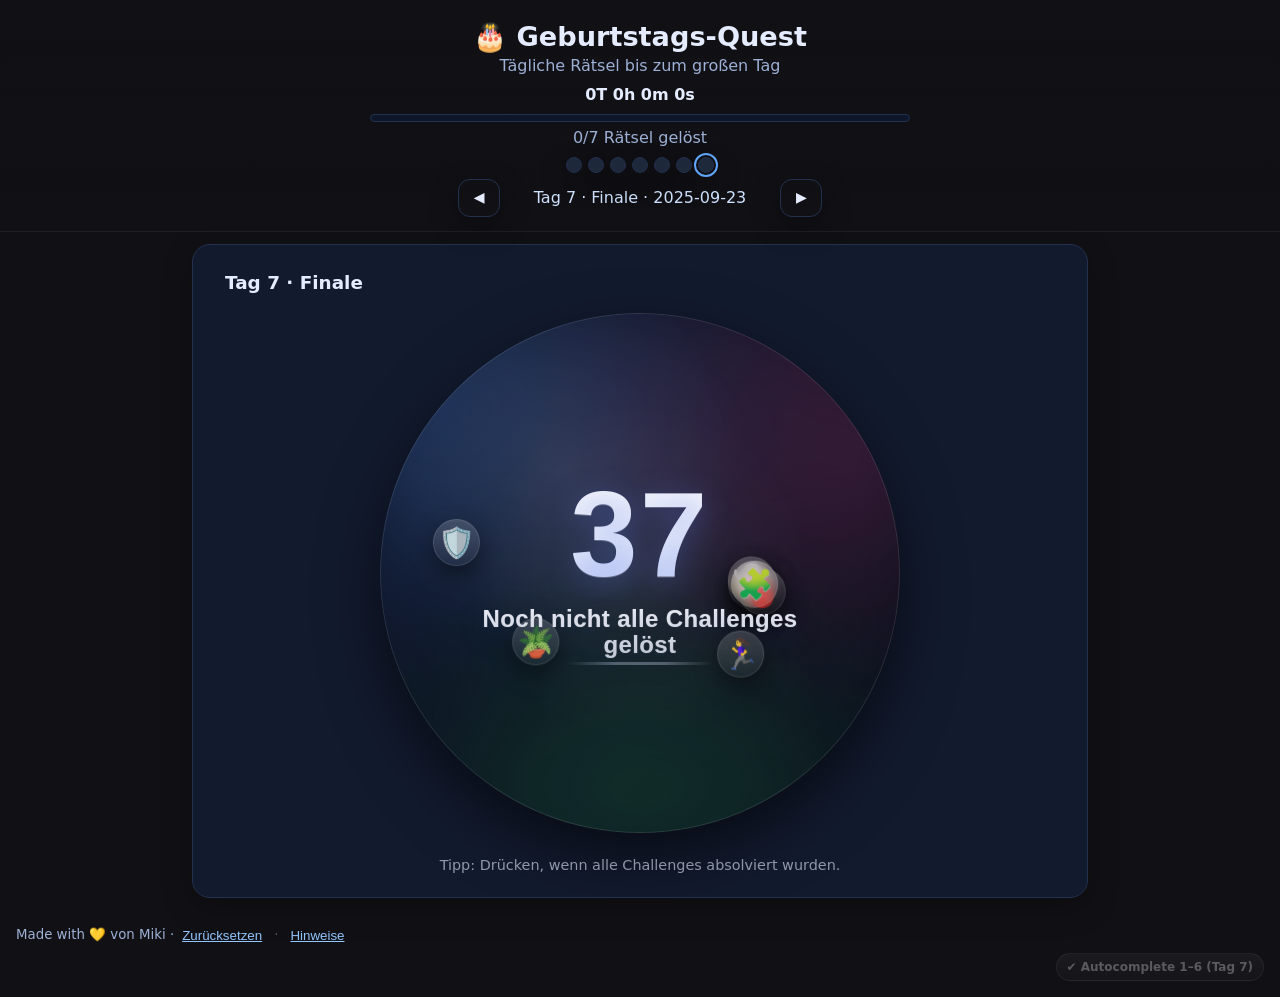
<file: index.html>
<!doctype html>
<html lang="de">
<head>
  <meta charset="utf-8"/>
  <meta name="viewport" content="width=device-width, initial-scale=1, viewport-fit=cover"/>
  <title>🎉 Geburtstags-Quest</title>

  <!-- Globales, responsives Grundlayout -->
  <link rel="stylesheet" href="core/core.css"/>

  <!-- Tages-Stylesheet wird dynamisch gesetzt -->
  <link id="day-style" rel="stylesheet" href="">

  <meta name="theme-color" content="#0b1223">
</head>
<body class="app">
  <header class="topbar">
    <h1>🎂 Geburtstags-Quest</h1>
    <p class="subtitle">Tägliche Rätsel bis zum großen Tag</p>

    <div class="countdown" aria-live="polite">
      <strong id="countdown">–</strong>
    </div>

    <div class="progresswrap" aria-hidden="true">
      <div class="progress" id="progress"></div>
    </div>
    <p class="progresslabel">
      <span id="doneCount">0</span>/<span id="totalCount">0</span> Rätsel gelöst
      <span id="devBadge" class="devbadge" hidden>DEV</span>
    </p>

    <nav class="daynav" id="dayNav" aria-label="Tage"></nav>

    <div class="daycontrols">
      <button class="btn ghostbtn" id="prevDay" aria-label="Voriger Tag">◀</button>
      <div id="dayLabel" class="daylabel">–</div>
      <button class="btn ghostbtn" id="nextDay" aria-label="Nächster Tag">▶</button>
    </div>
  </header>

  <main id="dayHost" class="dayhost" role="main"></main>

  <section class="final" id="final" aria-live="polite" hidden>
    <h2>🎉 Geschafft!</h2>
    <p class="bigmsg">Herzlichen Glückwunsch zum <strong>37.</strong> Geburtstag! 🥳</p>
    <p>Für eine tapfere Soldatin, liebevolle Mama und Abenteurerin – möge dein Jahr so stark, wild und hell sein wie du. 💚</p>
    <p>Ich freue mich noch auf so viele wunderbare Momente in unserem Leben und bin jeden Tag aufs neue Dankbar für dich, das wir uns gefunden haben und 
      und das wir diese außergewöhnliche perfekte Freundschaft führen.
    </p>
    <p>Ich bin stolz auf dich und ich werde dich immer Lieben. 💖</p>
    <div class="badgewrap" id="badges"></div>
    <div class="finalbtns">
      <button class="btn primary" id="shareBtn">Teilen</button>
      <button class="btn ghostbtn" id="replayBtn">Noch mal spielen</button>
    </div>
  </section>

  <div id="confetti" aria-hidden="true"></div>

  <footer class="foot">
    <small>
      Made with 💛 von Miki ·
      <button class="link" id="resetBtn">Zurücksetzen</button>
      <span class="sep">·</span>
      <button class="link" id="aboutBtn">Hinweise</button>
    </small>
    <span id="sw-version"></span>
  </footer>

  <dialog id="about">
    <h3>Hinweise</h3>
    <ul>
      <li>Täglich wird ein neuer Tag freigeschaltet (17.09.25 – 23.09.25).</li>
      <li>Dein Fortschritt bleibt lokal gespeichert.</li>
      <li>Absolviere alle Challenges und sichere dir am Tag 7 deine Überraschung 😊</li>
      <li>Viel Erfolg 🍀💖</li>
    </ul>
    <form method="dialog">
      <button class="btn">Okay</button>
    </form>
  </dialog>

  <!-- Kernlogik (ES-Module) -->
  <script type="module" src="core/main.js"></script>

  <script>
  if ("serviceWorker" in navigator) {
    // Basis-URL ermitteln (funktioniert auch in Unterordnern/Pages)
    const base = location.pathname.replace(/\/index\.html$/, "/");
    const swUrl = base + "sw.js";

    navigator.serviceWorker.register(swUrl).then((reg) => {
      // Countdown auf neue Version: wenn neuer SW installiert ist und ein Controller existiert
      reg.addEventListener("updatefound", () => {
        const nw = reg.installing;
        nw?.addEventListener("statechange", () => {
          if (nw.state === "installed" && navigator.serviceWorker.controller) {
            // sanfter Reload: du kannst hier auch ein „Update verfügbar“-Banner zeigen
            // navigator.serviceWorker.controller.postMessage("SKIP_WAITING");
            // location.reload(); // <- automatischer Reload (optional)
            console.log("Neue Version installiert. Reload für Update.");
          }
        });
      });
    }).catch((err) => console.warn("SW-Registrierung fehlgeschlagen:", err));

    // Wenn der aktive Controller wechselt (nach skipWaiting), Seite aktualisieren
    navigator.serviceWorker.addEventListener("controllerchange", () => {
      // location.reload(); // optional: automatischer Reload
    });
  }
</script>

</body>
</html>
</file>
<file: core/core.css>
:root {
  --bg: #0b1223;
  --card: #121A2E;
  --border: #23314f;
  --text: #E6ECFF;
  --muted: #9db0d6;
  --accent: #7dd3fc;
  --ok: #10b981;
  --warn: #f59e0b;
  --err: #ef4444;
  --shadow: 0 10px 30px rgba(0, 0, 0, .25);
}

* {
  box-sizing: border-box
}

html,
body {
  height: 100%
}

body.app {
  margin: 0;
  font-family: ui-rounded, system-ui, -apple-system, Segoe UI, Roboto, Helvetica, Arial, "Apple Color Emoji", "Segoe UI Emoji";
  color: var(--text);
  background: #111115;
}

/* Header */
.topbar {
  padding: 18px 16px 10px;
  text-align: center;
  position: sticky;
  top: 0;
  backdrop-filter: saturate(1.4) blur(8px);
  background: linear-gradient(180deg, rgba(17, 17, 21, .95), rgba(17, 17, 21, .8));
  border-bottom: 1px solid #1f1f25;
  z-index: 10;
}

.topbar h1 {
  margin: .2rem 0 .2rem;
  font-size: 1.5rem
}

.subtitle {
  margin: 0 0 .6rem;
  color: var(--muted)
}

.countdown {
  margin: .25rem auto .6rem;
  font-variant-numeric: tabular-nums
}

.progresswrap {
  height: 8px;
  background: #0e162a;
  border: 1px solid var(--border);
  border-radius: 999px;
  overflow: hidden;
  max-width: 540px;
  margin: 0 auto
}

.progress {
  height: 100%;
  width: 0%;
  background: linear-gradient(90deg, #34d399, #60a5fa)
}

.progresslabel {
  margin: .4rem 0 0;
  color: var(--muted)
}

.devbadge {
  margin-left: .5rem;
  font-size: .7rem;
  color: #111;
  background: #fef08a;
  border-radius: 6px;
  padding: .1rem .35rem;
  font-weight: 700
}

/* Navigation */
.daynav {
  display: flex;
  gap: 6px;
  justify-content: center;
  margin: 10px 0 6px;
  flex-wrap: wrap
}

.daydot {
  width: 16px;
  height: 16px;
  border-radius: 999px;
  border: 1px solid var(--border);
  background: #101b34;
  box-shadow: var(--shadow);
  position: relative;
}

.daydot.unlocked {
  background: #1e293b
}

.daydot.done {
  background: #10b981
}

.daydot.active {
  outline: 2px solid #60a5fa;
  outline-offset: 2px
}

.daydot[aria-label] {
  cursor: pointer
}

.daycontrols {
  display: flex;
  align-items: center;
  justify-content: center;
  gap: 10px;
  margin-bottom: 4px
}

.daylabel {
  min-width: 200px;
  text-align: center;
  color: #cfe3ff
}

/* Host */
.dayhost {
  padding: 12px;
  max-width: 920px;
  margin: 0 auto
}

.card {
  background: var(--card);
  border: 1px solid var(--border);
  border-radius: 18px;
  padding: 14px;
  box-shadow: var(--shadow);
  position: relative;
  overflow: hidden;
  transition: transform .2s ease, box-shadow .2s ease;
}

.card h2 {
  margin: .2rem 0 .4rem;
  font-size: 1.15rem
}

.card p {
  margin: .4rem 0 .5rem;
  color: #dbe6ff
}

.hint {
  color: var(--muted);
  min-height: 1.2em
}

.lock {
  color: var(--muted);
  text-align: center
}

.choice {
  display: block;
  padding: .6rem .75rem;
  background: #0f172a;
  border: 1px solid var(--border);
  border-radius: 12px;
  margin: .35rem 0;
  width: 100%
}

/* Buttons */
.btn {
  appearance: none;
  border: 1px solid var(--border);
  background: #19223c;
  color: var(--text);
  padding: .65rem .95rem;
  border-radius: 12px;
  font-weight: 600;
  cursor: pointer;
  box-shadow: var(--shadow);
}

.btn:active {
  transform: translateY(1px)
}

.btn.primary {
  background: linear-gradient(180deg, #2a5fff, #1e40af);
  border-color: #284b92
}

.btn.ghostbtn {
  background: transparent
}

.btn.big {
  font-size: 1.15rem;
  padding: .9rem 1.2rem
}

.btnrow {
  display: flex;
  gap: .5rem;
  flex-wrap: wrap
}

.link {
  background: none;
  border: 0;
  color: #93c5fd;
  text-decoration: underline;
  cursor: pointer
}

/* Finale */
.final {
  max-width: 920px;
  margin: 12px auto;
  background: linear-gradient(180deg, rgba(16, 185, 129, .08), rgba(59, 130, 246, .08));
  border: 1px solid var(--border);
  border-radius: 20px;
  padding: 16px;
  text-align: center;
}

.bigmsg {
  font-size: 1.35rem
}

.badgewrap {
  display: flex;
  gap: 8px;
  justify-content: center;
  flex-wrap: wrap;
  margin: .5rem 0
}

.badge {
  padding: .4rem .6rem;
  border-radius: 999px;
  border: 1px solid var(--border);
  background: #0f172a;
  font-size: .92rem
}

#confetti {
  position: fixed;
  inset: 0;
  pointer-events: none;
  overflow: hidden;
  z-index: 9999
}

.confetti {
  position: absolute;
  width: 10px;
  height: 14px;
  border-radius: 2px;
  opacity: .9;
  animation: fall linear forwards;
}

@keyframes fall {
  to {
    transform: translateY(110vh) rotate(720deg);
    opacity: 1;
  }
}

/* ==== Footer: responsive Grid ==== */
.foot {
  padding: 16px;
  color: var(--muted);

  display: grid;
  align-items: center;
  gap: 8px 12px;
  grid-template-columns: 1fr auto;
  grid-template-areas: "brand meta";
}

.foot>small {
  grid-area: brand;
  display: flex;
  flex-wrap: wrap;
  align-items: center;
  gap: 8px;
  line-height: 1.4;
}

.foot .sep {
  opacity: .45;
  margin: 0 .25rem;
}

#sw-version {
  grid-area: meta;
  justify-self: end;
  margin-left: .5rem;
  font-size: .8rem;
  opacity: .85;
}

.foot>.dev-autosolve {
  grid-column: 2;
  justify-self: end;
  margin-left: 8px;
}

.foot .link {
  background: none;
  border: 0;
  color: #93c5fd;
  text-decoration: underline;
  cursor: pointer;
  padding: 0;
}

@media (min-width:600px) {
  .foot>small {
    justify-content: flex-start;
  }
}

@media (max-width:599.98px) {
  .foot {
    text-align: center;
    grid-template-columns: 1fr;
    grid-template-areas:
      "brand"
      "meta";
  }

  .foot>small {
    justify-content: center;
  }

  #sw-version {
    justify-self: center;
    margin-left: 0;
  }

  .foot>.dev-autosolve {
    justify-self: center;
    margin-left: 0;
  }
}

dialog {
  border: 1px solid var(--border);
  background: #0b1223;
  color: var(--text);
  border-radius: 16px;
  padding: 16px;
  max-width: 560px;
}

dialog ul {
  padding-left: 1.1rem;
}

dialog li {
  margin: .4rem 0;
}


/* Responsive Tweaks */
@media (min-width:720px) {
  .topbar h1 {
    font-size: 1.7rem
  }

  .daylabel {
    min-width: 260px
  }
}

button,
input,
.choice {
  touch-action: manipulation
}

/* Dev-Button im Footer (nur sichtbar mit ?dev=1) */
.site-footer .dev-autosolve,
.foot .dev-autosolve,
footer .dev-autosolve {
  font: 600 12px/1.2 system-ui, -apple-system, Segoe UI, Roboto, Helvetica, Arial;
  padding: 6px 10px;
  border-radius: 999px;
  background: linear-gradient(180deg, rgba(255, 255, 255, .14), rgba(255, 255, 255, .06));
  color: rgba(255, 255, 255, .95);
  border: 1px solid rgba(255, 255, 255, .18);
  opacity: .32;
  transition: opacity .2s, transform .15s;
  margin-left: auto;
}

.site-footer .dev-autosolve:hover,
.foot .dev-autosolve:hover,
footer .dev-autosolve:hover {
  opacity: .85;
  transform: translateY(-1px);
}

.site-footer .dev-autosolve:active,
.foot .dev-autosolve:active,
footer .dev-autosolve:active {
  transform: translateY(0);
  opacity: .95;
}

@media (max-width:480px) {

  .site-footer .dev-autosolve,
  .foot .dev-autosolve,
  footer .dev-autosolve {
    font-size: 11px;
    padding: 5px 8px;
  }
}


/* ===== Mobile (<=480px): Footer-Items untereinander & mittig ===== */
@media (max-width:480px){
  .foot{
    grid-template-columns: 1fr;
    grid-template-areas:
      "brand"
      "meta"   /* Version bekommt eine eigene Zeile */
      "reset"
      "about"
      "auto";
    text-align: center;
  }

  /* Kinder von <small> direkt als Grid-Items behandeln */
  .foot > small{ display: contents; }

  #resetBtn{ grid-area: reset; justify-self: center; display: inline-block; }
  #aboutBtn{ grid-area: about; justify-self: center; display: inline-block; }

  .foot .sep{ display: none; }

  .foot > .dev-autosolve{
    grid-area: auto;
    justify-self: center;
    margin-left: 0;
  }

  /* WICHTIG: Version wieder anzeigen und einordnen */
  #sw-version{
    grid-area: meta;
    display: block;        /* war vorher display:none */
    justify-self: center;  /* mittig statt rechts */
    margin-left: 0;
  }
}
</file>
